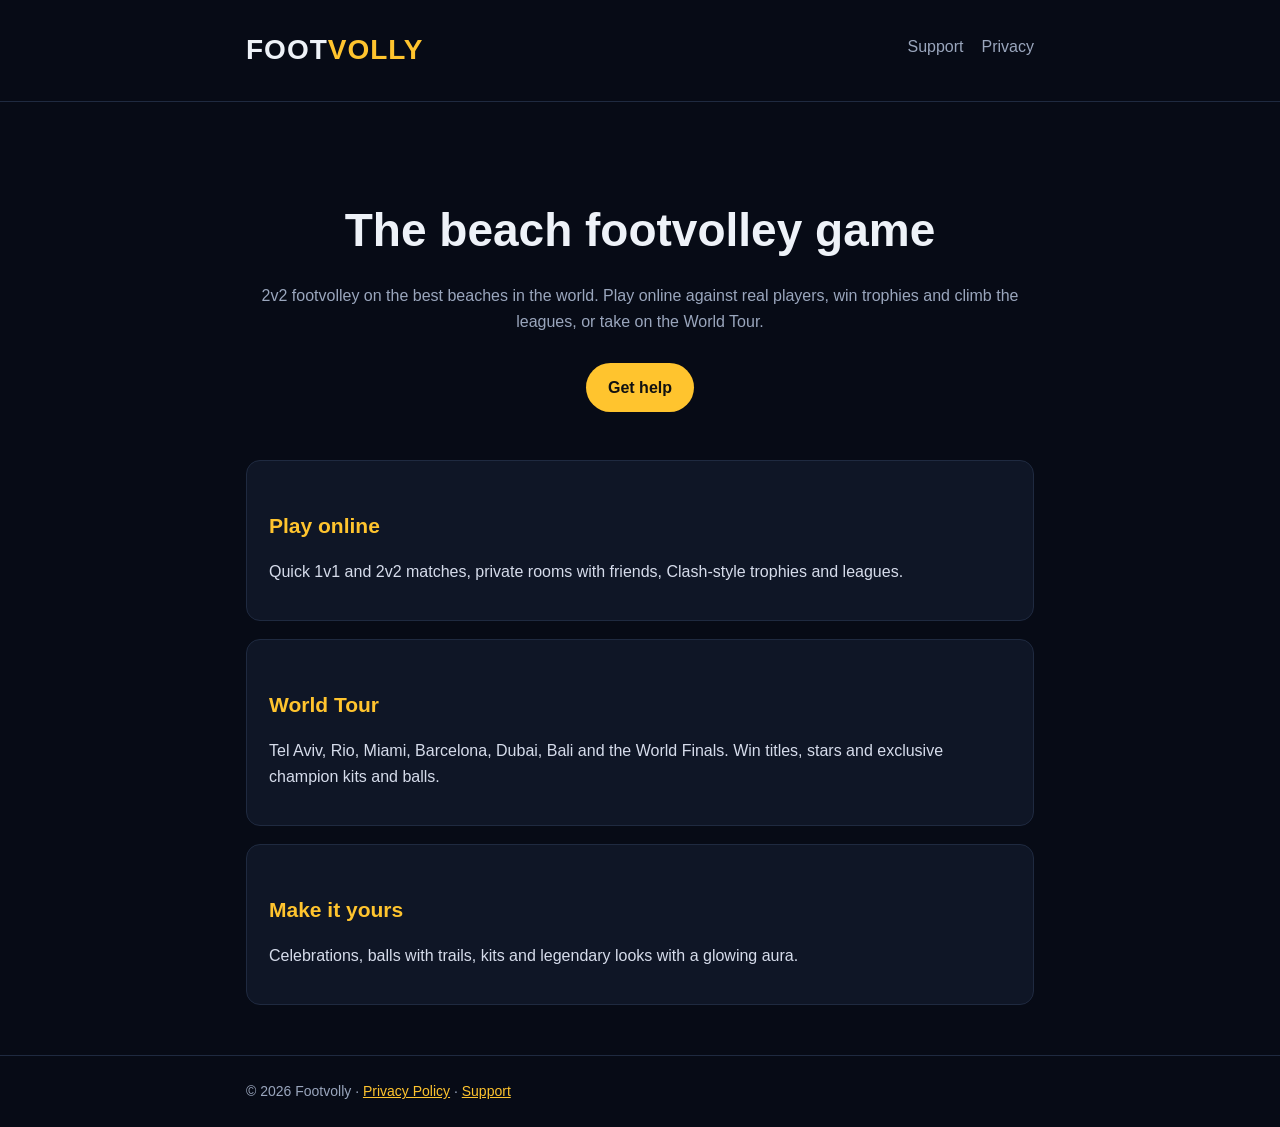
<file: index.html>
<!doctype html><html lang="en"><head><meta charset="utf-8"><meta name="viewport" content="width=device-width,initial-scale=1"><title>Footvolly</title><link rel="stylesheet" href="style.css"></head>
<body><header><div class="wrap"><a class="logo" href="index.html">FOOT<span>VOLLY</span></a><nav><a href="support.html">Support</a><a href="privacy.html">Privacy</a></nav></div></header>
<main class="wrap"><section class="hero"><h1>The beach footvolley game</h1><p class="muted">2v2 footvolley on the best beaches in the world. Play online against real players, win trophies and climb the leagues, or take on the World Tour.</p>
<a class="btn" href="support.html">Get help</a></section>
<div class="card"><h2>Play online</h2><p>Quick 1v1 and 2v2 matches, private rooms with friends, Clash-style trophies and leagues.</p></div>
<div class="card"><h2>World Tour</h2><p>Tel Aviv, Rio, Miami, Barcelona, Dubai, Bali and the World Finals. Win titles, stars and exclusive champion kits and balls.</p></div>
<div class="card"><h2>Make it yours</h2><p>Celebrations, balls with trails, kits and legendary looks with a glowing aura.</p></div></main>
<footer><div class="wrap">© 2026 Footvolly · <a href="privacy.html">Privacy Policy</a> · <a href="support.html">Support</a></div></footer></body></html>
</file>
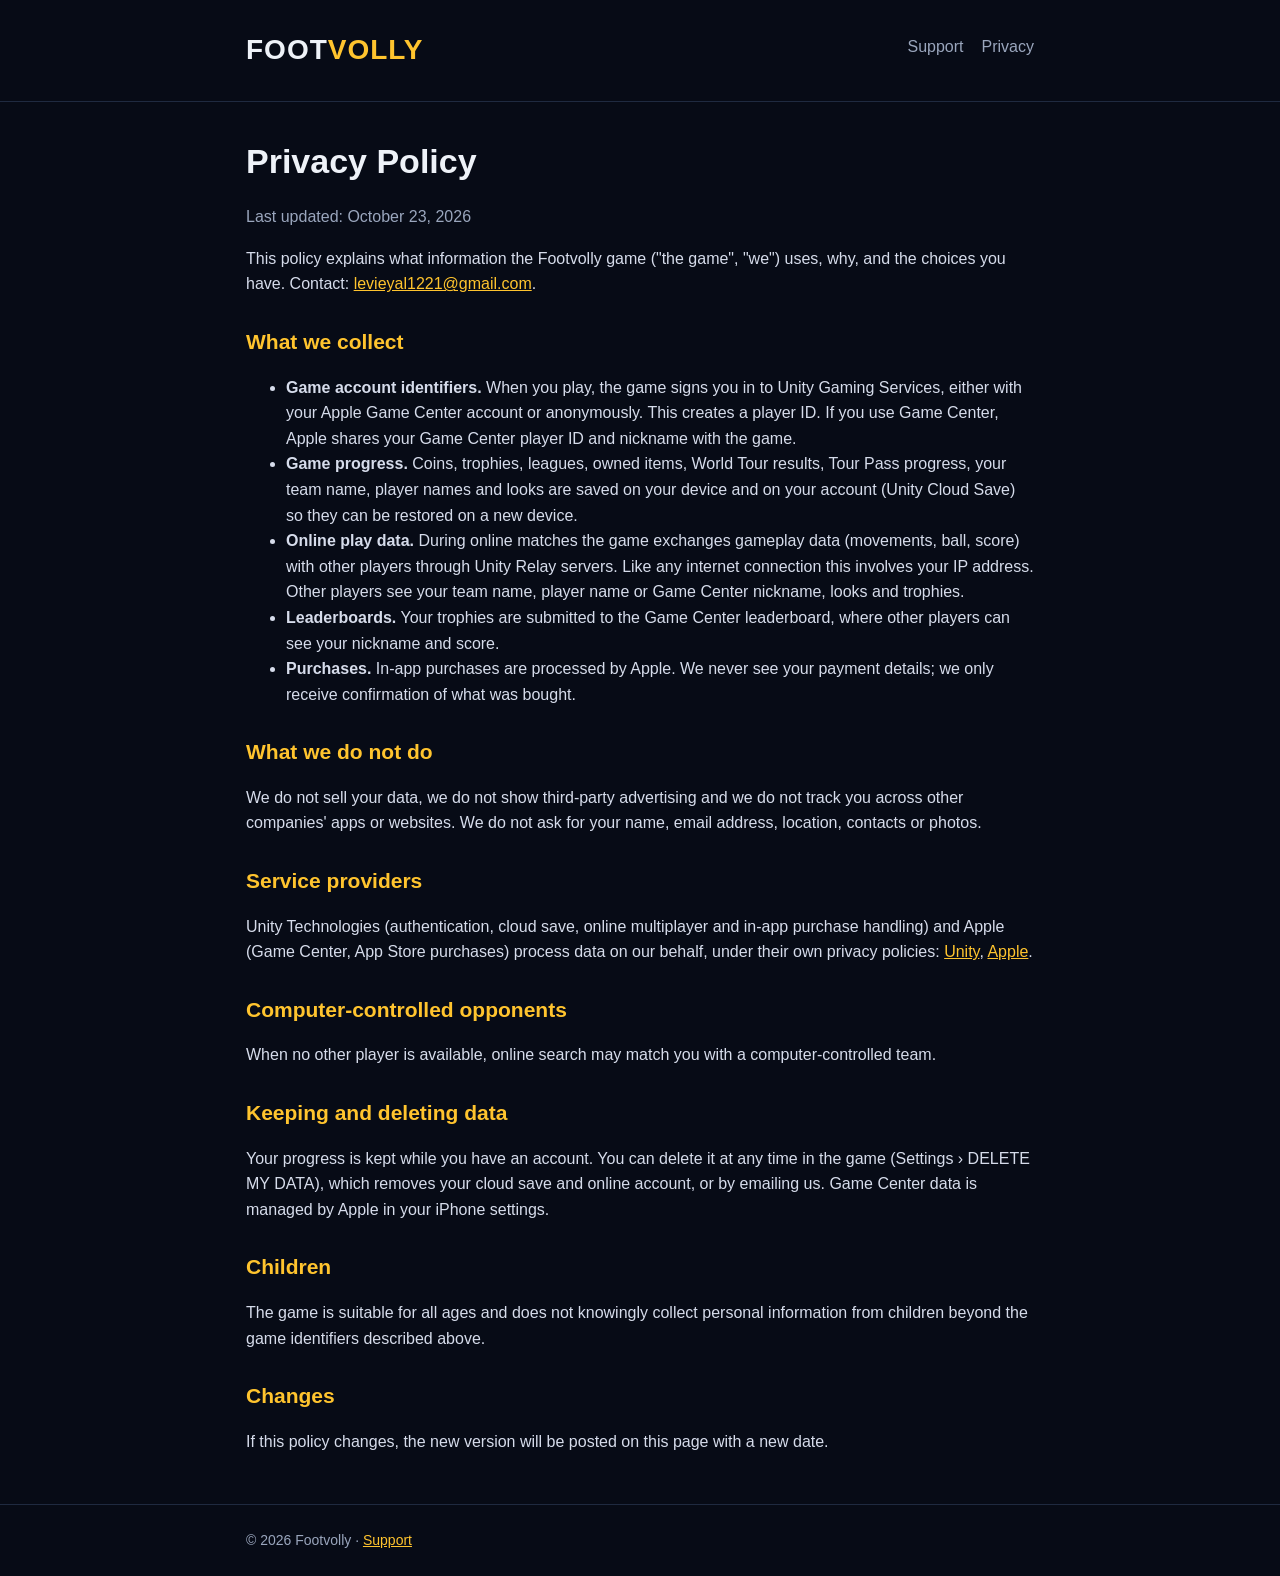
<file: privacy.html>
<!doctype html><html lang="en"><head><meta charset="utf-8"><meta name="viewport" content="width=device-width,initial-scale=1"><title>Footvolly Privacy Policy</title><link rel="stylesheet" href="style.css"></head>
<body><header><div class="wrap"><a class="logo" href="index.html">FOOT<span>VOLLY</span></a><nav><a href="support.html">Support</a><a href="privacy.html">Privacy</a></nav></div></header>
<main class="wrap"><h1>Privacy Policy</h1><p class="muted">Last updated: October 23, 2026</p>
<p>This policy explains what information the Footvolly game ("the game", "we") uses, why, and the choices you have. Contact: <a href="mailto:levieyal1221@gmail.com">levieyal1221@gmail.com</a>.</p>
<h2>What we collect</h2><ul>
<li><b>Game account identifiers.</b> When you play, the game signs you in to Unity Gaming Services, either with your Apple Game Center account or anonymously. This creates a player ID. If you use Game Center, Apple shares your Game Center player ID and nickname with the game.</li>
<li><b>Game progress.</b> Coins, trophies, leagues, owned items, World Tour results, Tour Pass progress, your team name, player names and looks are saved on your device and on your account (Unity Cloud Save) so they can be restored on a new device.</li>
<li><b>Online play data.</b> During online matches the game exchanges gameplay data (movements, ball, score) with other players through Unity Relay servers. Like any internet connection this involves your IP address. Other players see your team name, player name or Game Center nickname, looks and trophies.</li>
<li><b>Leaderboards.</b> Your trophies are submitted to the Game Center leaderboard, where other players can see your nickname and score.</li>
<li><b>Purchases.</b> In-app purchases are processed by Apple. We never see your payment details; we only receive confirmation of what was bought.</li></ul>
<h2>What we do not do</h2><p>We do not sell your data, we do not show third-party advertising and we do not track you across other companies' apps or websites. We do not ask for your name, email address, location, contacts or photos.</p>
<h2>Service providers</h2><p>Unity Technologies (authentication, cloud save, online multiplayer and in-app purchase handling) and Apple (Game Center, App Store purchases) process data on our behalf, under their own privacy policies: <a href="https://unity.com/legal/privacy-policy">Unity</a>, <a href="https://www.apple.com/legal/privacy/">Apple</a>.</p>
<h2>Computer-controlled opponents</h2><p>When no other player is available, online search may match you with a computer-controlled team.</p>
<h2>Keeping and deleting data</h2><p>Your progress is kept while you have an account. You can delete it at any time in the game (Settings › DELETE MY DATA), which removes your cloud save and online account, or by emailing us. Game Center data is managed by Apple in your iPhone settings.</p>
<h2>Children</h2><p>The game is suitable for all ages and does not knowingly collect personal information from children beyond the game identifiers described above.</p>
<h2>Changes</h2><p>If this policy changes, the new version will be posted on this page with a new date.</p></main>
<footer><div class="wrap">© 2026 Footvolly · <a href="support.html">Support</a></div></footer></body></html>
</file>
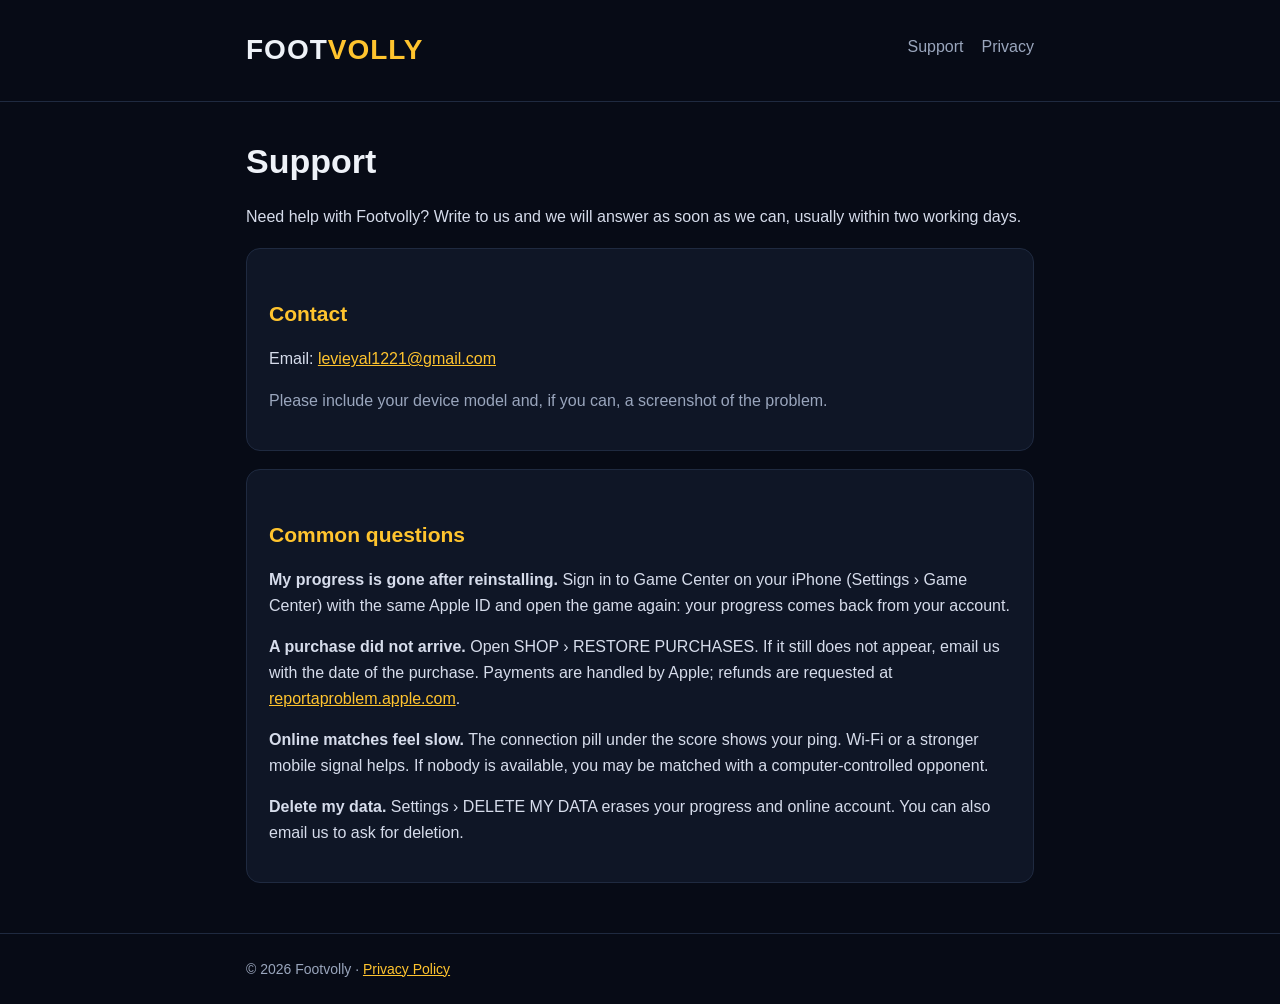
<file: support.html>
<!doctype html><html lang="en"><head><meta charset="utf-8"><meta name="viewport" content="width=device-width,initial-scale=1"><title>Footvolly Support</title><link rel="stylesheet" href="style.css"></head>
<body><header><div class="wrap"><a class="logo" href="index.html">FOOT<span>VOLLY</span></a><nav><a href="support.html">Support</a><a href="privacy.html">Privacy</a></nav></div></header>
<main class="wrap"><h1>Support</h1><p>Need help with Footvolly? Write to us and we will answer as soon as we can, usually within two working days.</p>
<div class="card"><h2>Contact</h2><p>Email: <a href="mailto:levieyal1221@gmail.com">levieyal1221@gmail.com</a></p><p class="muted">Please include your device model and, if you can, a screenshot of the problem.</p></div>
<div class="card"><h2>Common questions</h2>
<p><b>My progress is gone after reinstalling.</b> Sign in to Game Center on your iPhone (Settings › Game Center) with the same Apple ID and open the game again: your progress comes back from your account.</p>
<p><b>A purchase did not arrive.</b> Open SHOP › RESTORE PURCHASES. If it still does not appear, email us with the date of the purchase. Payments are handled by Apple; refunds are requested at <a href="https://reportaproblem.apple.com">reportaproblem.apple.com</a>.</p>
<p><b>Online matches feel slow.</b> The connection pill under the score shows your ping. Wi-Fi or a stronger mobile signal helps. If nobody is available, you may be matched with a computer-controlled opponent.</p>
<p><b>Delete my data.</b> Settings › DELETE MY DATA erases your progress and online account. You can also email us to ask for deletion.</p></div></main>
<footer><div class="wrap">© 2026 Footvolly · <a href="privacy.html">Privacy Policy</a></div></footer></body></html>
</file>
<file: style.css>
:root{--bg:#070b16;--card:#0f1626;--text:#eef2f8;--muted:#9aa6bd;--gold:#ffc42e;--line:#1f2a40}
*{box-sizing:border-box}body{margin:0;background:var(--bg);color:var(--text);font:16px/1.6 -apple-system,BlinkMacSystemFont,"Segoe UI",Roboto,Arial,sans-serif}
a{color:var(--gold)}header{padding:28px 16px;border-bottom:1px solid var(--line)}
.wrap{max-width:820px;margin:0 auto;padding:0 16px}.logo{font-weight:900;font-size:28px;letter-spacing:1px;text-decoration:none;color:var(--text)}
.logo span{color:var(--gold)}nav a{margin-left:18px;text-decoration:none;color:var(--muted)}nav{float:right;margin-top:6px}
h1{font-size:34px;margin:32px 0 8px}h2{font-size:21px;margin:28px 0 6px;color:var(--gold)}p,li{color:#d6dceb}.muted{color:var(--muted)}
.card{background:var(--card);border:1px solid var(--line);border-radius:14px;padding:20px 22px;margin:18px 0}
.hero{text-align:center;padding:60px 0 30px}.hero h1{font-size:46px}.btn{display:inline-block;background:var(--gold);color:#111;padding:12px 22px;border-radius:999px;font-weight:800;text-decoration:none;margin-top:12px}
footer{border-top:1px solid var(--line);margin-top:50px;padding:24px 0;color:var(--muted);font-size:14px}
@media(max-width:560px){nav{float:none;display:block;margin-top:10px}nav a{margin:0 14px 0 0}.hero h1{font-size:34px}}
</file>
